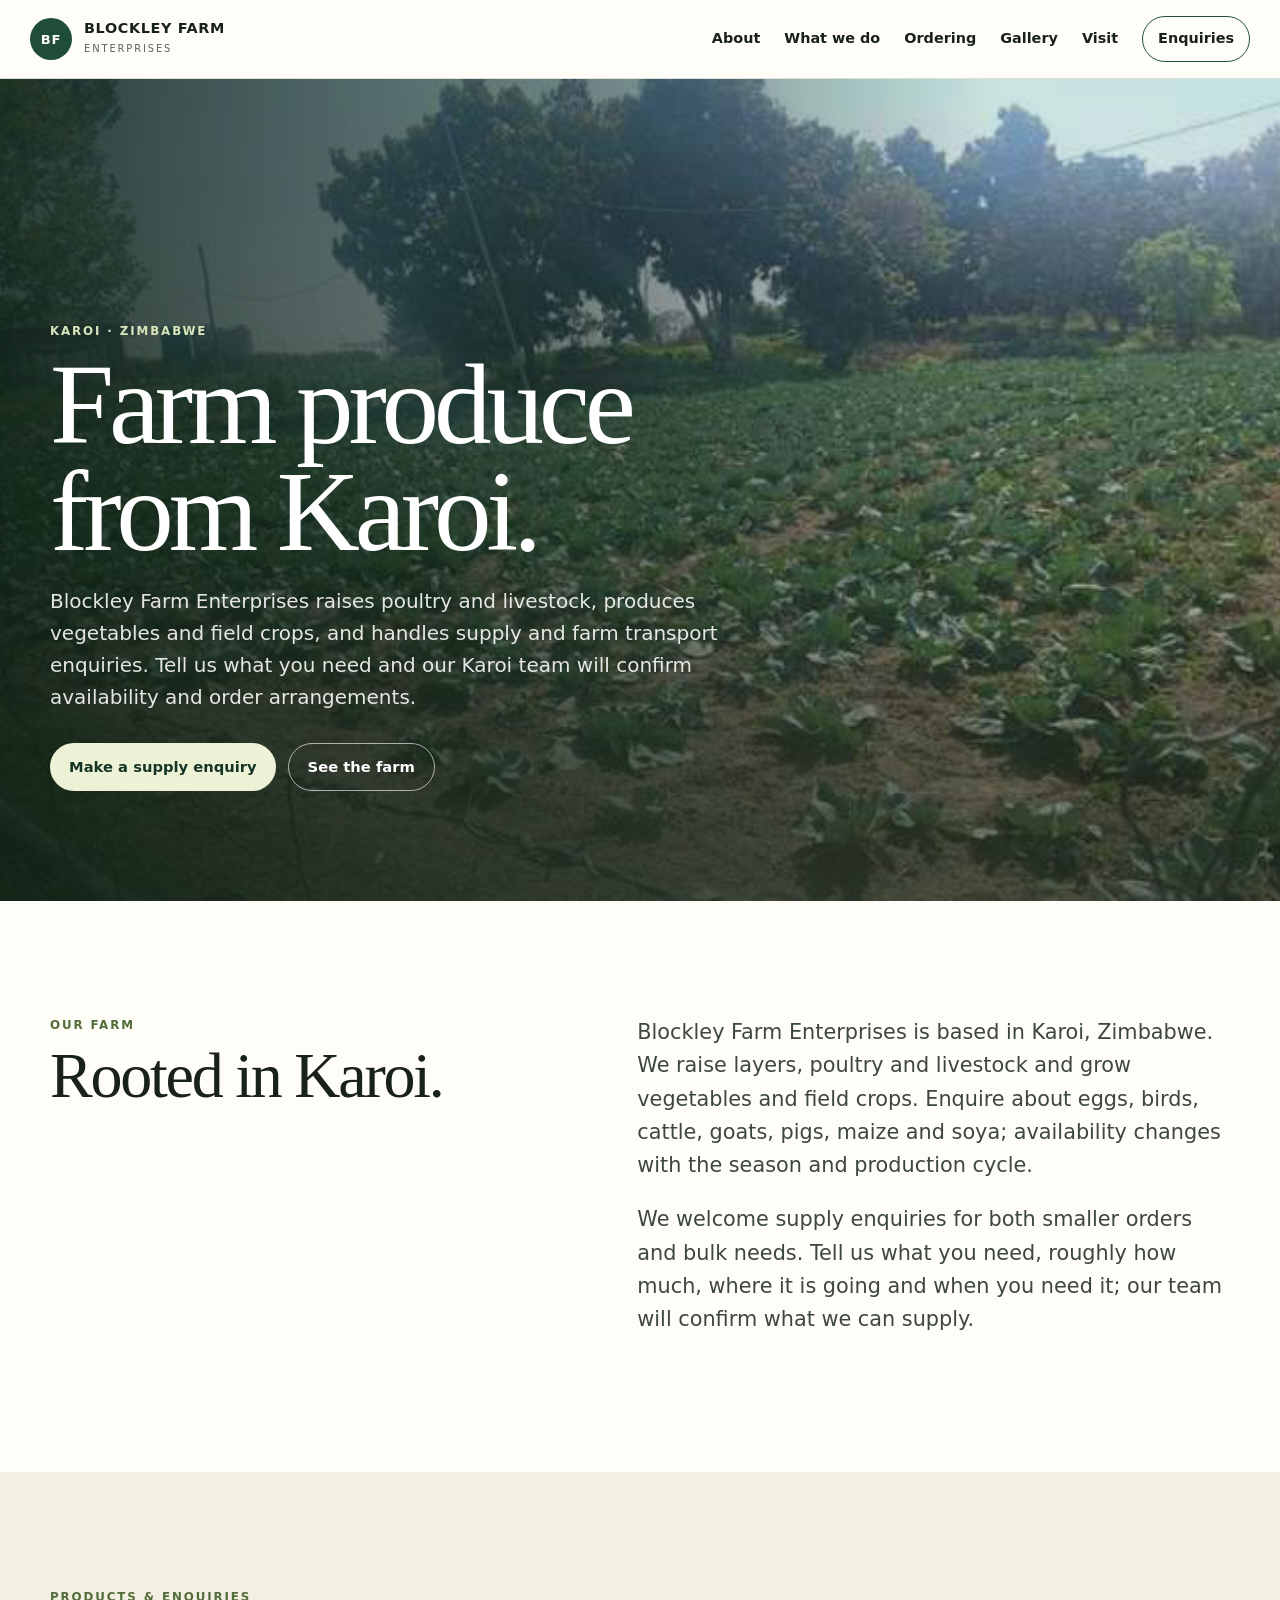
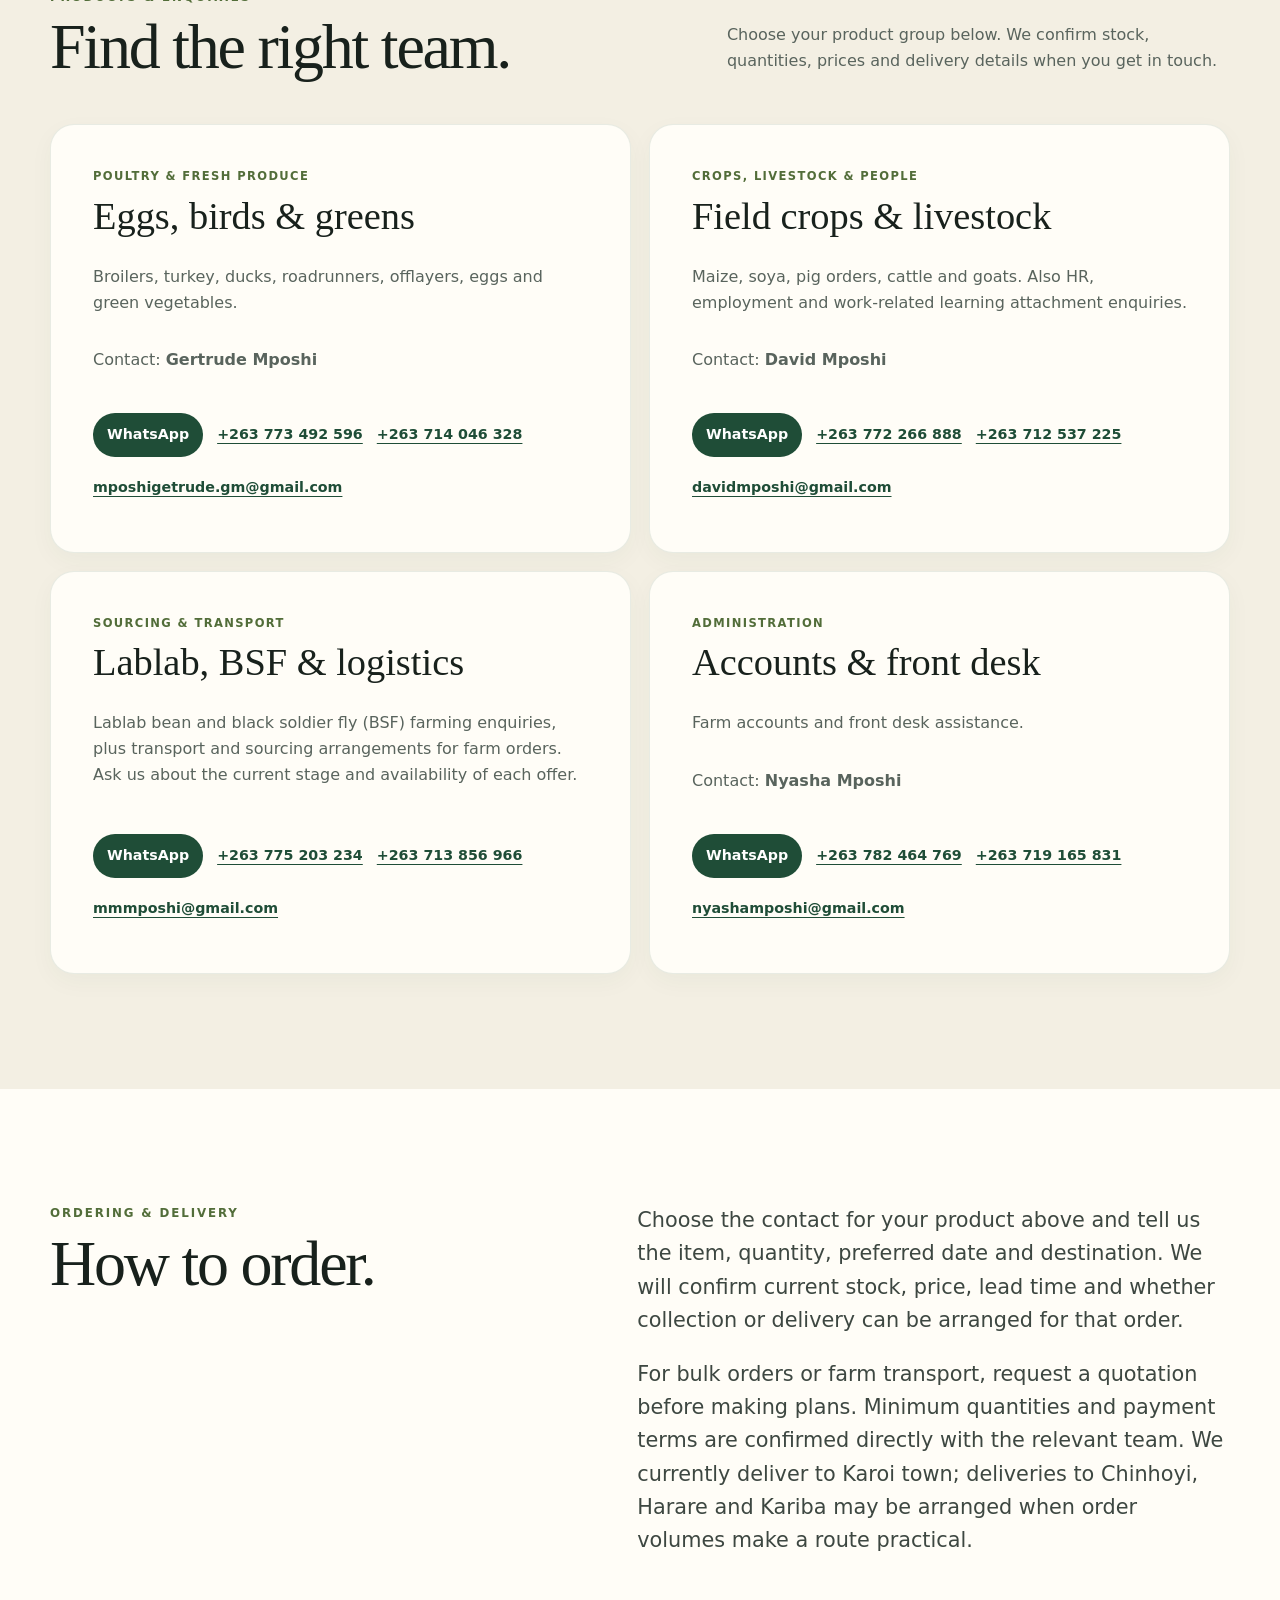
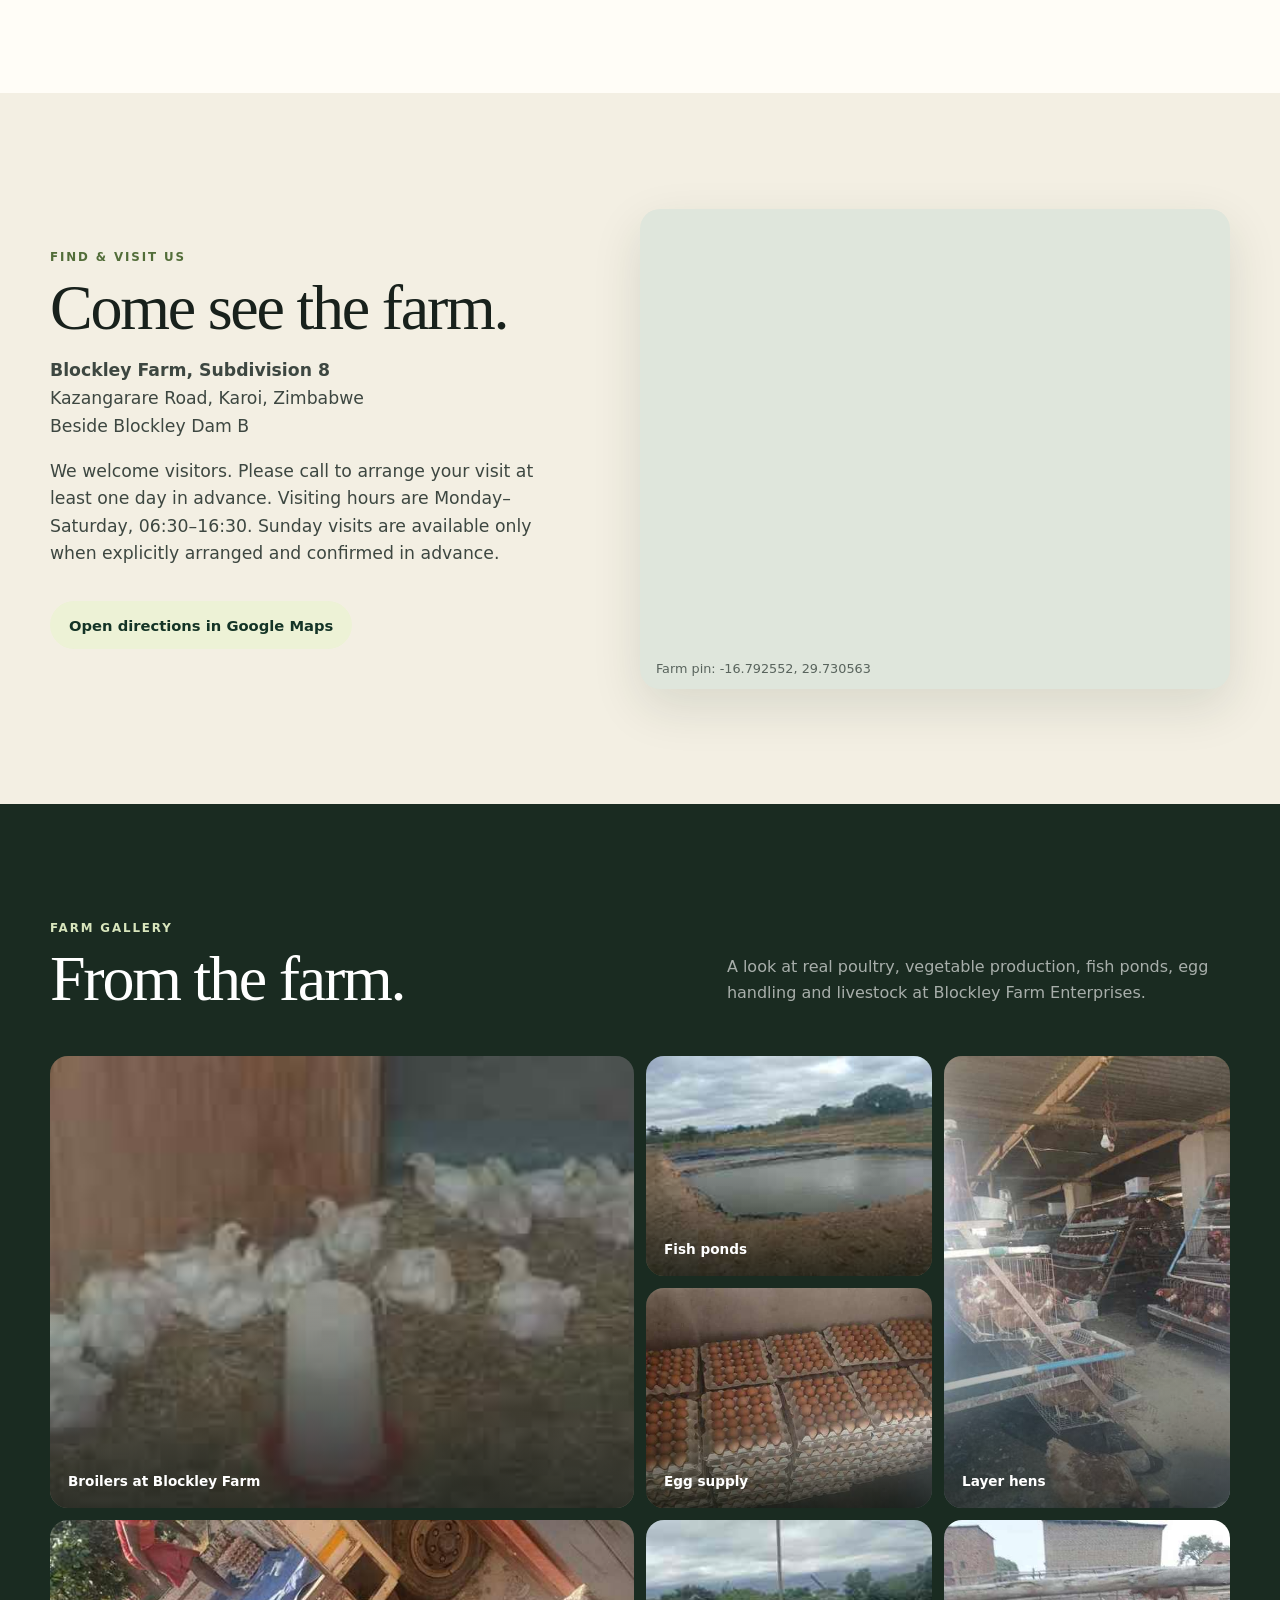
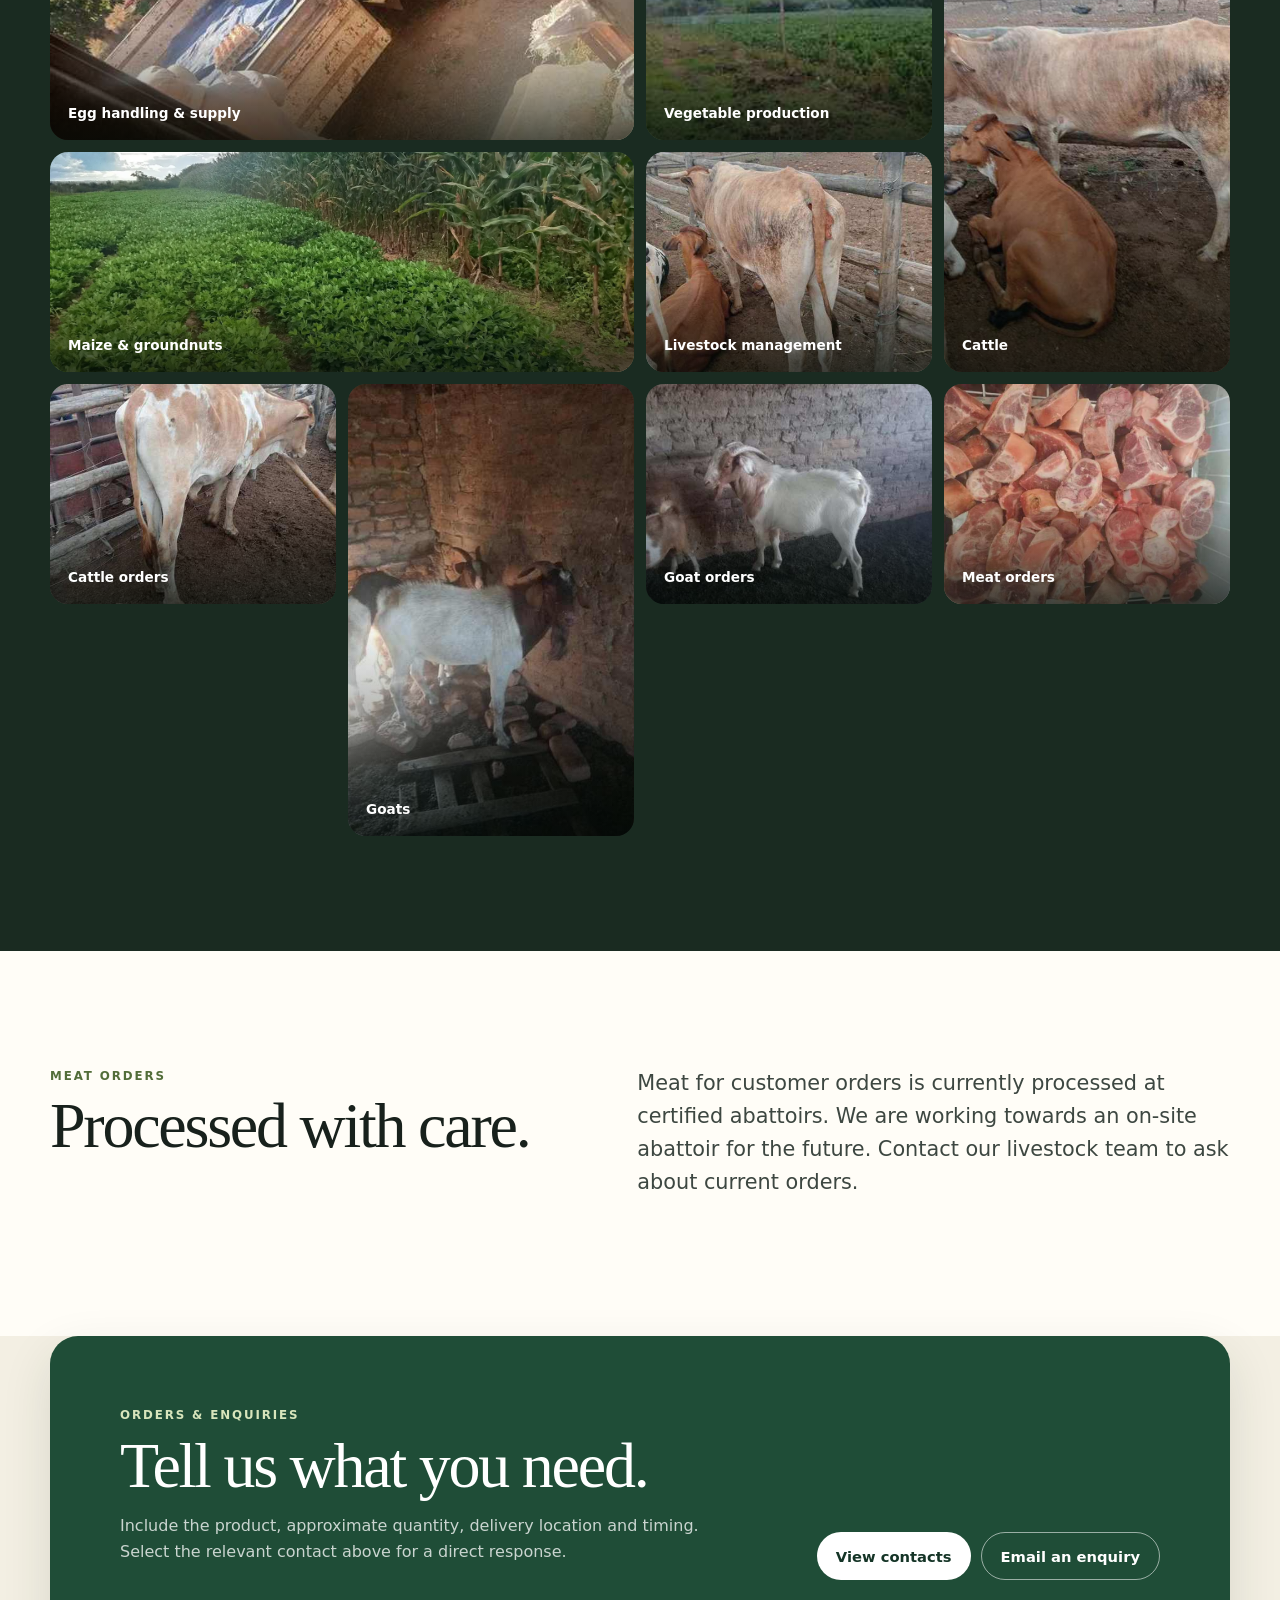
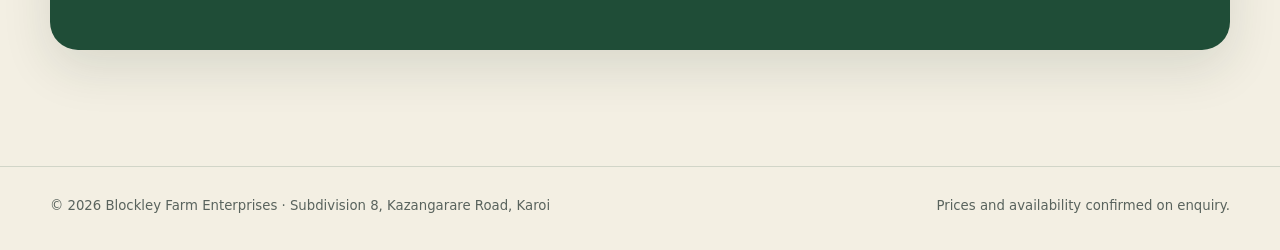
<file: index.html>
<!doctype html>
<html lang="en">
<head>
  <meta charset="utf-8">
  <meta name="viewport" content="width=device-width, initial-scale=1">
  <title>Eggs, Poultry, Produce &amp; Livestock in Karoi | Blockley Farm</title>
  <meta name="description" content="Blockley Farm Enterprises raises poultry and livestock and handles enquiries for eggs, vegetables, field crops and farm logistics in Karoi, Zimbabwe. Ask about availability and delivery.">
  <meta name="theme-color" content="#1f4d37">
  <meta property="og:title" content="Blockley Farm Enterprises | Farm produce and livestock in Karoi">
  <meta property="og:description" content="Ask our Karoi farm about eggs, poultry, vegetables, crops, livestock and transport. Availability and delivery are confirmed on enquiry.">
  <meta property="og:type" content="website">
  <meta property="og:url" content="https://blockleyfarmenterprises.netlify.app/">
  <meta property="og:image" content="https://blockleyfarmenterprises.netlify.app/assets/hero-farm.jpg">
  <meta property="og:image:alt" content="Green vegetable crops at Blockley Farm">
  <meta name="twitter:card" content="summary_large_image">
  <meta name="twitter:title" content="Blockley Farm Enterprises | Karoi">
  <meta name="twitter:description" content="Eggs, poultry, vegetables, crops, livestock and farm logistics enquiries in Karoi, Zimbabwe.">
  <meta name="twitter:image" content="https://blockleyfarmenterprises.netlify.app/assets/hero-farm.jpg">
  <link rel="canonical" href="https://blockleyfarmenterprises.netlify.app/">
  <link rel="icon" href="assets/favicon.svg" type="image/svg+xml">
  <link rel="stylesheet" href="styles.css">
</head>
<body>
  <a class="skip-link" href="#main">Skip to content</a>

  <header class="site-header" id="top">
    <div class="nav-wrap">
      <a class="brand" href="#top" aria-label="Blockley Farm Enterprises home">
        <span class="brand-mark" aria-hidden="true">BF</span>
        <span><strong>BLOCKLEY FARM</strong><small>ENTERPRISES</small></span>
      </a>
      <button class="nav-toggle" type="button" aria-expanded="false" aria-controls="primary-nav">Menu</button>
      <nav id="primary-nav" class="primary-nav" aria-label="Primary navigation">
        <a href="#about">About</a>
        <a href="#services">What we do</a>
        <a href="#ordering">Ordering</a>
        <a href="#gallery">Gallery</a>
        <a href="#visit">Visit</a>
        <a class="nav-cta" href="#enquiries">Enquiries</a>
      </nav>
    </div>
  </header>

  <main id="main">
    <section class="hero" aria-labelledby="hero-title">
      <img class="hero-image" src="assets/hero-farm.jpg" alt="Green vegetable crop growing at Blockley Farm" width="1800" height="1013" fetchpriority="high">
      <div class="hero-shade"></div>
      <div class="hero-content shell">
        <p class="eyebrow light">KAROI · ZIMBABWE</p>
        <h1 id="hero-title">Farm produce<br>from Karoi.</h1>
        <p>Blockley Farm Enterprises raises poultry and livestock, produces vegetables and field crops, and handles supply and farm transport enquiries. Tell us what you need and our Karoi team will confirm availability and order arrangements.</p>
        <div class="hero-actions">
          <a class="button button-primary" href="#enquiries">Make a supply enquiry</a>
          <a class="button button-ghost" href="#gallery">See the farm</a>
        </div>
      </div>
    </section>

    <section class="section about" id="about">
      <div class="shell two-col">
        <div>
          <p class="eyebrow">OUR FARM</p>
          <h2>Rooted in Karoi.</h2>
        </div>
        <div class="lead-copy">
          <p>Blockley Farm Enterprises is based in Karoi, Zimbabwe. We raise layers, poultry and livestock and grow vegetables and field crops. Enquire about eggs, birds, cattle, goats, pigs, maize and soya; availability changes with the season and production cycle.</p>
          <p>We welcome supply enquiries for both smaller orders and bulk needs. Tell us what you need, roughly how much, where it is going and when you need it; our team will confirm what we can supply.</p>
        </div>
      </div>
    </section>

    <section class="section services-section" id="services">
      <div class="shell">
        <div class="section-heading">
          <div>
            <p class="eyebrow">PRODUCTS &amp; ENQUIRIES</p>
            <h2>Find the right team.</h2>
          </div>
          <p>Choose your product group below. We confirm stock, quantities, prices and delivery details when you get in touch.</p>
        </div>

        <div class="service-grid">
          <article class="service-card">
            <p class="card-kicker">POULTRY &amp; FRESH PRODUCE</p>
            <h3>Eggs, birds &amp; greens</h3>
            <p>Broilers, turkey, ducks, roadrunners, offlayers, eggs and green vegetables.</p>
            <p>Contact: <strong>Gertrude Mposhi</strong></p>
            <div class="contact-row">
              <a href="https://wa.me/263773492596" rel="noopener">WhatsApp</a>
              <a href="tel:+263773492596">+263 773 492 596</a>
              <a href="tel:+263714046328">+263 714 046 328</a>
              <a href="mailto:mposhigetrude.gm@gmail.com">mposhigetrude.gm@gmail.com</a>
            </div>
          </article>

          <article class="service-card">
            <p class="card-kicker">CROPS, LIVESTOCK &amp; PEOPLE</p>
            <h3>Field crops &amp; livestock</h3>
            <p>Maize, soya, pig orders, cattle and goats. Also HR, employment and work-related learning attachment enquiries.</p>
            <p>Contact: <strong>David Mposhi</strong></p>
            <div class="contact-row">
              <a href="https://wa.me/263772266888" rel="noopener">WhatsApp</a>
              <a href="tel:+263772266888">+263 772 266 888</a>
              <a href="tel:+263712537225">+263 712 537 225</a>
              <a href="mailto:davidmposhi@gmail.com">davidmposhi@gmail.com</a>
            </div>
          </article>

          <article class="service-card">
            <p class="card-kicker">SOURCING &amp; TRANSPORT</p>
            <h3>Lablab, BSF &amp; logistics</h3>
            <p>Lablab bean and black soldier fly (BSF) farming enquiries, plus transport and sourcing arrangements for farm orders. Ask us about the current stage and availability of each offer.</p>
            <div class="contact-row">
              <a href="https://wa.me/263775203234" rel="noopener">WhatsApp</a>
              <a href="tel:+263775203234">+263 775 203 234</a>
              <a href="tel:+263713856966">+263 713 856 966</a>
              <a href="mailto:mmmposhi@gmail.com">mmmposhi@gmail.com</a>
            </div>
          </article>

          <article class="service-card">
            <p class="card-kicker">ADMINISTRATION</p>
            <h3>Accounts &amp; front desk</h3>
            <p>Farm accounts and front desk assistance.</p>
            <p>Contact: <strong>Nyasha Mposhi</strong></p>
            <div class="contact-row">
              <a href="https://wa.me/263782464769" rel="noopener">WhatsApp</a>
              <a href="tel:+263782464769">+263 782 464 769</a>
              <a href="tel:+263719165831">+263 719 165 831</a>
              <a href="mailto:nyashamposhi@gmail.com">nyashamposhi@gmail.com</a>
            </div>
          </article>
        </div>
      </div>
    </section>


    <section class="section ordering-section" id="ordering">
      <div class="shell two-col">
        <div><p class="eyebrow">ORDERING &amp; DELIVERY</p><h2>How to order.</h2></div>
        <div class="lead-copy">
          <p>Choose the contact for your product above and tell us the item, quantity, preferred date and destination. We will confirm current stock, price, lead time and whether collection or delivery can be arranged for that order.</p>
          <p>For bulk orders or farm transport, request a quotation before making plans. Minimum quantities and payment terms are confirmed directly with the relevant team. We currently deliver to Karoi town; deliveries to Chinhoyi, Harare and Kariba may be arranged when order volumes make a route practical.</p>
        </div>
      </div>
    </section>
    <section class="section visit-section" id="visit">
      <div class="shell visit-grid">
        <div class="visit-details">
          <p class="eyebrow">FIND &amp; VISIT US</p>
          <h2>Come see the farm.</h2>
          <p><strong>Blockley Farm, Subdivision 8</strong><br>Kazangarare Road, Karoi, Zimbabwe<br>Beside Blockley Dam B</p>
          <p>We welcome visitors. Please call to arrange your visit at least one day in advance. Visiting hours are Monday–Saturday, 06:30–16:30. Sunday visits are available only when explicitly arranged and confirmed in advance.</p>
          <a class="button button-primary" href="https://www.google.com/maps/search/?api=1&amp;query=-16.792552%2C29.730563" target="_blank" rel="noopener noreferrer">Open directions in Google Maps</a>
        </div>
        <div class="map-frame">
          <iframe title="Satellite map of Blockley Farm, Subdivision 8, Kazangarare Road, Karoi" src="https://www.google.com/maps?q=-16.792552%2C29.730563&amp;z=17&amp;t=k&amp;output=embed" loading="lazy" referrerpolicy="no-referrer-when-downgrade"></iframe>
          <p>Farm pin: -16.792552, 29.730563</p>
        </div>
      </div>
    </section>
    <section class="section gallery-section" id="gallery">
      <div class="shell">
        <div class="section-heading gallery-heading">
          <div>
            <p class="eyebrow">FARM GALLERY</p>
            <h2>From the farm.</h2>
          </div>
          <p>A look at real poultry, vegetable production, fish ponds, egg handling and livestock at Blockley Farm Enterprises.</p>
        </div>

        <div class="gallery-grid">
          <figure class="gallery-card featured"><button class="image-button" data-caption="Broilers at Blockley Farm"><img src="assets/real-broilers-blockley-oct-2026.jpg" alt="Young white broiler chickens inside their poultry house at Blockley Farm" loading="lazy"><span>Broilers at Blockley Farm</span></button></figure>
          <figure class="gallery-card"><button class="image-button" data-caption="Fish ponds at Blockley Farm"><img src="assets/blockley-fish-pond-d9cbf8ad3dd5.jpg" alt="A lined fish pond filled with water at Blockley Farm" loading="lazy"><span>Fish ponds</span></button></figure>
          <figure class="gallery-card tall"><button class="image-button" data-caption="Layer hens"><img src="assets/layer-hens.jpg" alt="Layer hens in poultry housing at Blockley Farm" loading="lazy"><span>Layer hens</span></button></figure>
          <figure class="gallery-card wide"><button class="image-button" data-caption="Egg handling and supply"><img src="assets/egg-handling.jpg" alt="Egg trays being handled for farm supply" loading="lazy"><span>Egg handling &amp; supply</span></button></figure>
          <figure class="gallery-card"><button class="image-button" data-caption="Egg supply"><img src="assets/egg-supply.jpg" alt="Stacks of egg trays ready for supply" loading="lazy"><span>Egg supply</span></button></figure>
          <figure class="gallery-card"><button class="image-button" data-caption="Vegetable production at Blockley Farm"><img src="assets/vegetables-blockley-oct-2026.jpg" alt="Green vegetable crops growing inside the fenced production area at Blockley Farm" loading="lazy"><span>Vegetable production</span></button></figure>
          <figure class="gallery-card wide"><button class="image-button" data-caption="Maize and groundnuts at Blockley Farm"><img src="assets/maize-groundnuts.webp" alt="Rows of groundnuts growing beside maize at Blockley Farm under a cloudy sky" loading="lazy"><span>Maize &amp; groundnuts</span></button></figure>
          <figure class="gallery-card tall"><button class="image-button" data-caption="Cattle"><img src="assets/cattle.jpg" alt="Cattle in a farm pen" loading="lazy"><span>Cattle</span></button></figure>
          <figure class="gallery-card"><button class="image-button" data-caption="Livestock management"><img src="assets/livestock-management.jpg" alt="Cattle resting in a farm pen" loading="lazy"><span>Livestock management</span></button></figure>
          <figure class="gallery-card"><button class="image-button" data-caption="Cattle orders"><img src="assets/cattle-orders.jpg" alt="Cow standing in a livestock pen" loading="lazy"><span>Cattle orders</span></button></figure>
          <figure class="gallery-card tall"><button class="image-button" data-caption="Goats"><img src="assets/goats.jpg" alt="Goats inside a sheltered farm pen" loading="lazy"><span>Goats</span></button></figure>
          <figure class="gallery-card"><button class="image-button" data-caption="Goat orders"><img src="assets/goat-orders.jpg" alt="Goat inside a farm shelter" loading="lazy"><span>Goat orders</span></button></figure>
          <figure class="gallery-card"><button class="image-button" data-caption="Meat orders"><img src="assets/meat-orders.jpg" alt="Prepared meat portions for an order" loading="lazy"><span>Meat orders</span></button></figure>
        </div>
      </div>
    </section>

    <section class="section meat-section">
      <div class="shell two-col">
        <div><p class="eyebrow">MEAT ORDERS</p><h2>Processed with care.</h2></div>
        <div class="lead-copy">
          <p>Meat for customer orders is currently processed at certified abattoirs. We are working towards an on-site abattoir for the future. Contact our livestock team to ask about current orders.</p>
        </div>
      </div>
    </section>
    <section class="section enquiry-section" id="enquiries">
      <div class="shell enquiry-panel">
        <div>
          <p class="eyebrow light">ORDERS &amp; ENQUIRIES</p>
          <h2>Tell us what you need.</h2>
          <p>Include the product, approximate quantity, delivery location and timing. Select the relevant contact above for a direct response.</p>
        </div>
        <div class="enquiry-actions">
          <a class="button button-light" href="#services">View contacts</a>
          <a class="button button-outline-light" href="mailto:mmmposhi@gmail.com?subject=Blockley%20Farm%20Enquiry">Email an enquiry</a>
        </div>
      </div>
    </section>
  </main>

  <footer class="site-footer">
    <div class="shell footer-inner">
      <p>© 2026 Blockley Farm Enterprises · Subdivision 8, Kazangarare Road, Karoi</p>
      <p>Prices and availability confirmed on enquiry.</p>
    </div>
  </footer>

  <dialog class="lightbox" id="lightbox">
    <button class="lightbox-close" type="button" aria-label="Close image">×</button>
    <img id="lightbox-image" alt="">
    <p id="lightbox-caption"></p>
  </dialog>

  <script src="script.js"></script>
</body>
</html>
</file>
<file: styles.css>
:root {
  --forest: #1f4d37;
  --forest-dark: #143426;
  --leaf: #526d39;
  --cream: #f3efe3;
  --paper: #fffdf7;
  --ink: #18211c;
  --muted: #59645d;
  --line: rgba(31, 77, 55, .16);
  --shadow: 0 18px 50px rgba(22, 49, 35, .12);
  --radius: 24px;
}
* { box-sizing: border-box; }
html { scroll-behavior: smooth; scroll-padding-top: 100px; }
body { margin: 0; background: var(--paper); color: var(--ink); font-family: Inter, ui-sans-serif, system-ui, -apple-system, BlinkMacSystemFont, "Segoe UI", sans-serif; line-height: 1.6; }
img { display: block; max-width: 100%; }
a { color: inherit; }
button, input, select, textarea { font: inherit; }
:focus-visible { outline: 3px solid #b85d14; outline-offset: 4px; }
.gallery-section :focus-visible, .enquiry-panel :focus-visible, .hero :focus-visible { outline-color: #edf2d6; }
button, a { -webkit-tap-highlight-color: transparent; }
.shell { width: min(1180px, calc(100% - 40px)); margin-inline: auto; }
.skip-link { position: fixed; left: 1rem; top: -4rem; z-index: 100; background: white; padding: .7rem 1rem; border-radius: .6rem; }
.skip-link:focus { top: 1rem; }
.site-header { position: sticky; top: 0; z-index: 50; background: rgba(255, 253, 247, .92); border-bottom: 1px solid var(--line); backdrop-filter: blur(16px); }
.nav-wrap { min-height: 78px; width: min(1220px, calc(100% - 32px)); margin: 0 auto; display: flex; align-items: center; gap: 26px; }
.brand { display: inline-flex; align-items: center; gap: 12px; text-decoration: none; margin-right: auto; letter-spacing: .04em; }
.brand-mark { width: 42px; height: 42px; display: grid; place-items: center; border-radius: 50%; background: var(--forest); color: white; font-weight: 800; font-size: .82rem; letter-spacing: .06em; }
.brand strong { display: block; font-size: .9rem; line-height: 1.1; }
.brand small { display: block; margin-top: 4px; font-size: .62rem; color: var(--muted); letter-spacing: .19em; }
.primary-nav { display: flex; align-items: center; gap: 24px; }
.primary-nav a { text-decoration: none; font-size: .9rem; font-weight: 650; }
.primary-nav a:hover { color: var(--leaf); }
.nav-cta { border: 1px solid var(--forest); padding: 10px 15px; border-radius: 999px; }
.nav-toggle { display: none; border: 1px solid var(--line); background: transparent; padding: 9px 12px; border-radius: 999px; font: inherit; font-weight: 700; color: var(--forest); }
.hero { min-height: min(900px, max(690px, calc(100svh - 78px))); position: relative; display: grid; align-items: end; overflow: hidden; background: var(--forest-dark); }
.hero-image, .hero-shade { position: absolute; inset: 0; width: 100%; height: 100%; }
.hero-image { object-fit: cover; }
.hero-shade { background: linear-gradient(90deg, rgba(9, 29, 18, .82) 0%, rgba(9, 29, 18, .50) 48%, rgba(9, 29, 18, .12) 78%), linear-gradient(0deg, rgba(9,29,18,.5), transparent 48%); }
.hero-content { position: relative; z-index: 2; color: white; padding-block: clamp(60px, 9vw, 110px); }
.hero h1 { margin: 8px 0 20px; max-width: 850px; font-family: Georgia, "Times New Roman", serif; font-weight: 500; line-height: .93; letter-spacing: -.045em; font-size: clamp(4rem, 9vw, 8.7rem); }
.hero-content > p:not(.eyebrow) { max-width: 700px; font-size: clamp(1rem, 2vw, 1.25rem); color: rgba(255,255,255,.88); }
.hero-actions { display: flex; flex-wrap: wrap; gap: 12px; margin-top: 30px; }
.eyebrow { margin: 0 0 10px; color: var(--leaf); font-size: .74rem; font-weight: 850; letter-spacing: .16em; }
.eyebrow.light { color: #d8e5bc; }
.button { display: inline-flex; justify-content: center; align-items: center; min-height: 48px; padding: 0 19px; border-radius: 999px; text-decoration: none; font-weight: 760; font-size: .92rem; transition: transform .18s ease, background .18s ease; }
.button:hover { transform: translateY(-2px); }
.button-primary { background: #edf2d6; color: var(--forest-dark); }
.button-ghost { border: 1px solid rgba(255,255,255,.62); color: white; }
.button-light { background: white; color: var(--forest-dark); }
.button-outline-light { border: 1px solid rgba(255,255,255,.55); color: white; }
.section { padding: clamp(76px, 9vw, 126px) 0; }
.two-col { display: grid; grid-template-columns: .9fr 1.1fr; gap: clamp(40px, 8vw, 110px); align-items: start; }
h2 { margin: 0; font-family: Georgia, "Times New Roman", serif; font-size: clamp(2.6rem, 5vw, 5.1rem); line-height: .98; font-weight: 500; letter-spacing: -.035em; }
.lead-copy { max-width: 680px; font-size: clamp(1.05rem, 2vw, 1.3rem); color: #3d4741; }
.lead-copy p:first-child { margin-top: 0; }
.services-section { background: var(--cream); }
.section-heading { display: grid; grid-template-columns: 1fr .8fr; align-items: end; gap: 48px; margin-bottom: 45px; }
.section-heading > p { max-width: 520px; margin: 0 0 6px; color: var(--muted); }
.service-grid { display: grid; grid-template-columns: repeat(2, minmax(0,1fr)); gap: 18px; }
.service-card { min-height: 320px; display: flex; flex-direction: column; padding: clamp(26px, 4vw, 42px); border-radius: var(--radius); background: var(--paper); border: 1px solid rgba(31,77,55,.10); box-shadow: 0 8px 25px rgba(31,77,55,.04); }
.service-card h3 { margin: 10px 0 12px; font-family: Georgia, "Times New Roman", serif; font-size: clamp(1.8rem, 3vw, 2.8rem); line-height: 1.05; font-weight: 500; }
.service-card > p:not(.card-kicker) { color: var(--muted); max-width: 520px; }
.card-kicker { color: var(--leaf); font-weight: 850; letter-spacing: .12em; font-size: .72rem; margin: 0; }
.contact-row { margin-top: auto; padding-top: 24px; display: flex; flex-wrap: wrap; align-items: center; gap: 9px 14px; }
.contact-row a { color: var(--forest); text-decoration-thickness: 1px; text-underline-offset: 4px; font-weight: 700; font-size: .89rem; min-height: 44px; display: inline-flex; align-items: center; max-width: 100%; overflow-wrap: anywhere; }
.contact-row a:first-child { text-decoration: none; background: var(--forest); color: white; padding: 9px 14px; border-radius: 999px; }
.gallery-section { background: #1a2b21; color: white; }
.gallery-section .eyebrow { color: #d8e5bc; }
.gallery-heading > p { color: rgba(255,255,255,.62); }
.gallery-grid { display: grid; grid-template-columns: repeat(4, minmax(0,1fr)); grid-auto-rows: 220px; grid-auto-flow: dense; gap: 12px; }
.gallery-card { margin: 0; min-width: 0; overflow: hidden; border-radius: 18px; background: #273b30; }
.gallery-card.wide { grid-column: span 2; }
.gallery-card.tall { grid-row: span 2; }
.gallery-card.featured { grid-column: span 2; grid-row: span 2; }
.image-button { position: relative; display: block; width: 100%; height: 100%; border: 0; padding: 0; background: transparent; cursor: zoom-in; text-align: left; color: white; text-decoration: none; }
.image-button:focus-visible { outline-offset: -5px; }
.image-button img { width: 100%; height: 100%; object-fit: cover; transition: transform .35s ease; }
.image-button:hover img { transform: scale(1.035); }
.image-button::after { content: ""; position: absolute; inset: 0; background: linear-gradient(0deg, rgba(5,12,8,.68), transparent 48%); }
.image-button span { position: absolute; z-index: 2; left: 18px; right: 18px; bottom: 15px; font-size: .85rem; font-weight: 760; }
.ordering-section { background: var(--paper); }
.image-button span small { display: block; font-size: .72rem; font-weight: 500; opacity: .9; }
.enquiry-section { background: var(--cream); padding-top: 0; }
.enquiry-panel { padding: clamp(38px, 6vw, 70px); border-radius: 28px; background: var(--forest); color: white; display: grid; grid-template-columns: 1.15fr .65fr; gap: 50px; align-items: end; box-shadow: var(--shadow); }
.enquiry-panel p:not(.eyebrow) { max-width: 680px; color: rgba(255,255,255,.76); }
.enquiry-actions { display: flex; justify-content: flex-end; flex-wrap: wrap; gap: 10px; }
.site-footer { padding: 28px 0 34px; background: var(--cream); color: #59635d; border-top: 1px solid var(--line); font-size: .83rem; }
.footer-inner { display: flex; justify-content: space-between; gap: 24px; }
.footer-inner p { margin: 0; }
.lightbox { width: min(94vw, 1060px); max-height: calc(100svh - 32px); border: 0; padding: 0; border-radius: 18px; background: #111; color: white; overflow: auto; box-shadow: 0 30px 100px rgba(0,0,0,.45); }
body:has(.lightbox[open]) { overflow: hidden; }
.lightbox::backdrop { background: rgba(4,8,5,.82); backdrop-filter: blur(8px); }
.lightbox img { max-height: 80vh; width: 100%; object-fit: contain; background: black; }
.lightbox p { margin: 0; padding: 14px 20px 18px; }
.lightbox-close { position: absolute; z-index: 4; top: 10px; right: 10px; width: 44px; height: 44px; border-radius: 50%; border: 0; background: rgba(0,0,0,.85); color: white; font-size: 1.7rem; line-height: 1; cursor: pointer; }
@media (max-width: 860px) {
  .nav-wrap { flex-wrap: wrap; gap: 12px; padding-block: 10px; }
  .primary-nav { width: 100%; flex-wrap: wrap; gap: 8px 16px; }
  .js .nav-toggle { display: inline-flex; }
  .js .primary-nav { position: absolute; width: auto; left: 16px; right: 16px; top: calc(100% + 8px); display: none; padding: 18px; flex-direction: column; align-items: stretch; gap: 8px; border-radius: 18px; background: var(--paper); box-shadow: var(--shadow); border: 1px solid var(--line); max-height: calc(100svh - 110px); overflow-y: auto; }
  .js .primary-nav.open { display: flex; }
  .primary-nav a { padding: 10px 8px; }
  .nav-cta { border: 0; background: var(--forest); color: white !important; text-align: center; }
  .hero { min-height: 650px; }
  .hero-shade { background: linear-gradient(0deg, rgba(9,29,18,.88) 0%, rgba(9,29,18,.55) 55%, rgba(9,29,18,.18) 100%); }
  .two-col, .section-heading, .enquiry-panel { grid-template-columns: 1fr; }
  .service-grid { grid-template-columns: 1fr; }
  .gallery-grid { grid-template-columns: repeat(2, minmax(0,1fr)); grid-auto-rows: 210px; }
  .enquiry-actions { justify-content: flex-start; }
}
@media (max-width: 560px) {
  .shell { width: min(100% - 28px, 1180px); }
  .nav-wrap { width: calc(100% - 24px); min-height: 70px; }
  .brand-mark { width: 38px; height: 38px; }
  .hero { height: auto; min-height: 690px; }
  .hero h1 { font-size: clamp(3.65rem, 18vw, 5.7rem); }
  .hero-content { padding-bottom: 54px; }
  .button { width: 100%; }
  .section { padding: 72px 0; }
  .section-heading { gap: 24px; }
  .service-card { min-height: 0; }
  .gallery-grid { grid-template-columns: 1fr 1fr; grid-auto-rows: 170px; gap: 8px; }
  .gallery-card.featured { grid-column: span 2; grid-row: span 2; }
  .gallery-card.wide { grid-column: span 2; }
  .gallery-card.tall { grid-row: span 2; }
  .enquiry-panel { width: calc(100% - 28px); }
  .footer-inner { flex-direction: column; gap: 6px; }
}
@media (prefers-reduced-motion: reduce) {
  html { scroll-behavior: auto; }
  *, *::before, *::after { transition-duration: .01ms !important; animation-duration: .01ms !important; }
}
.visit-section { background: var(--cream); }
.visit-grid { display: grid; grid-template-columns: minmax(0, 1fr) minmax(0, 1.15fr); gap: clamp(30px, 6vw, 80px); align-items: center; }
.visit-details p:not(.eyebrow) { max-width: 610px; color: #3d4741; font-size: 1.08rem; }
.visit-details .button { margin-top: 16px; }
.map-frame { border-radius: 20px; overflow: hidden; background: #dfe6dc; box-shadow: var(--shadow); }
.map-frame iframe { display: block; width: 100%; height: 440px; border: 0; }
.map-frame p { margin: 0; padding: 10px 16px; font-size: .8rem; color: var(--muted); }
.meat-section { background: var(--paper); }
@media (max-width: 860px) { .visit-grid { grid-template-columns: 1fr; } .map-frame iframe { height: 340px; } }
</file>
